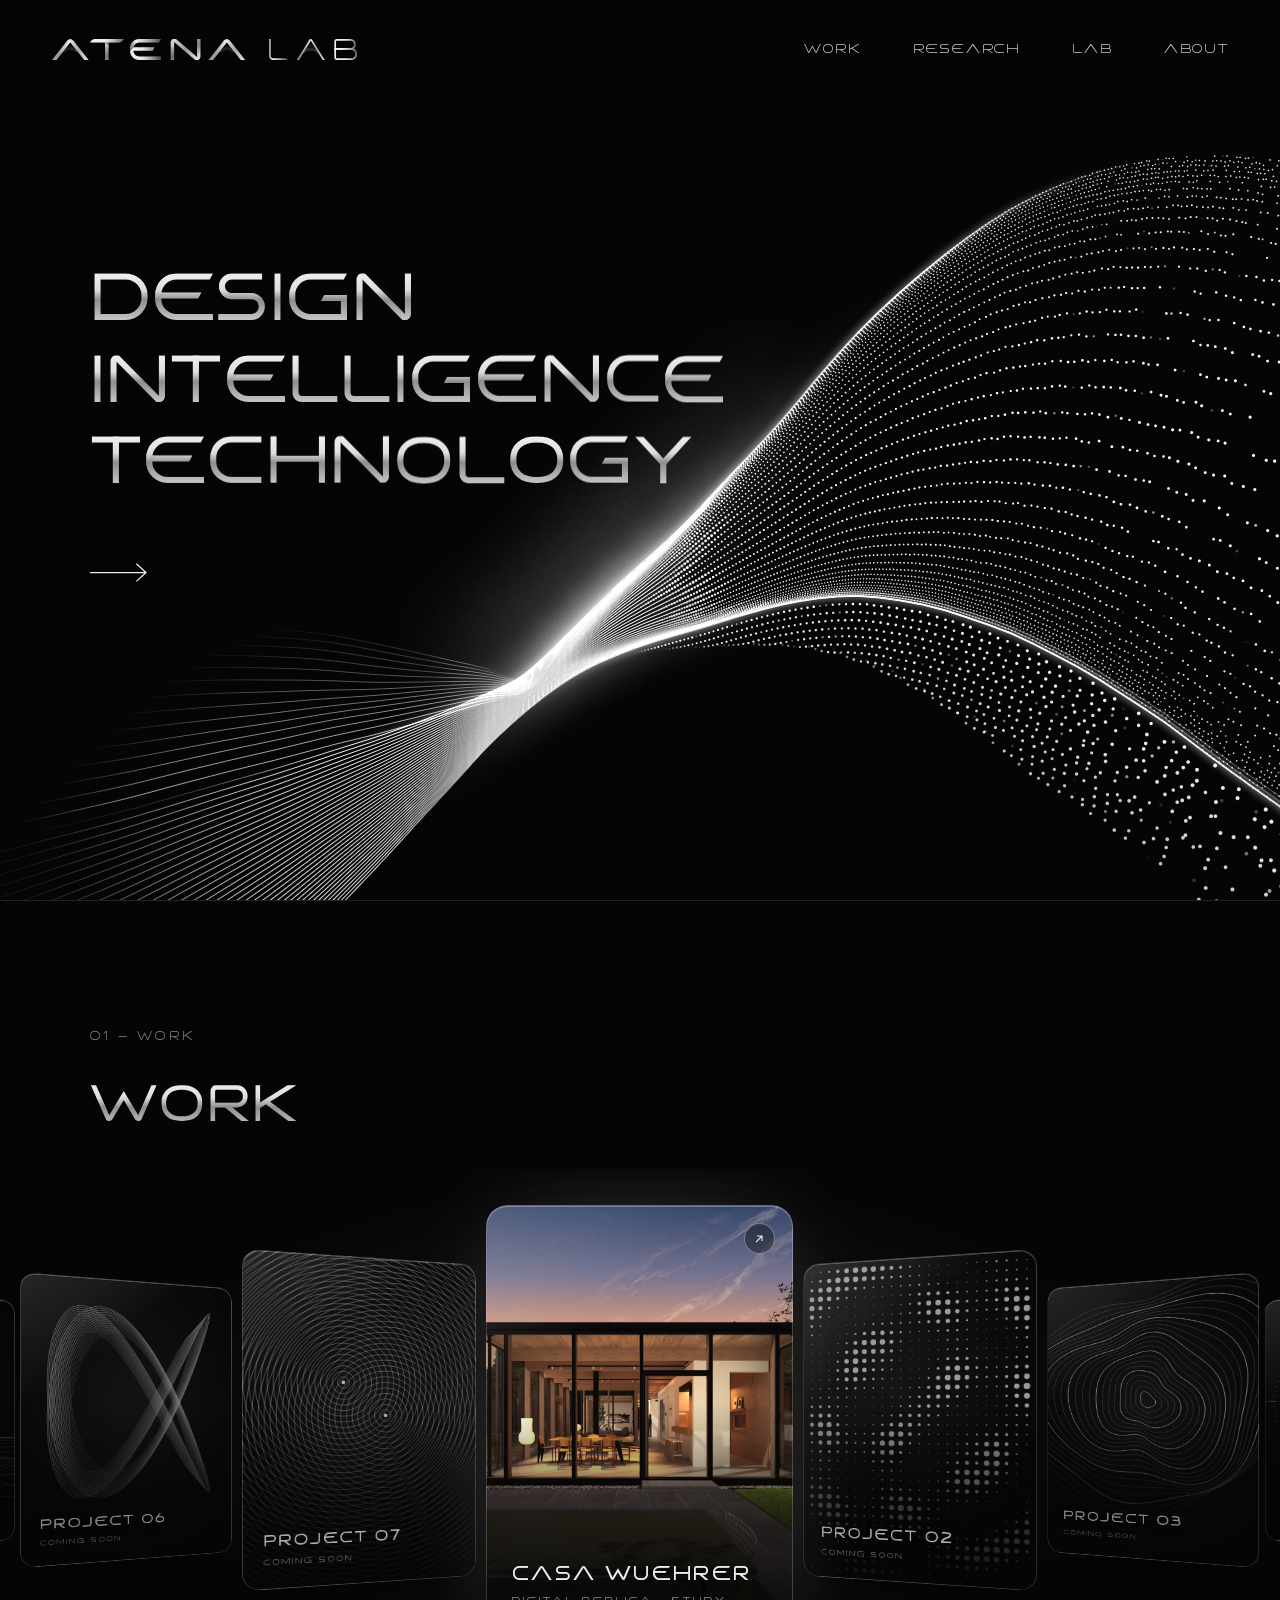
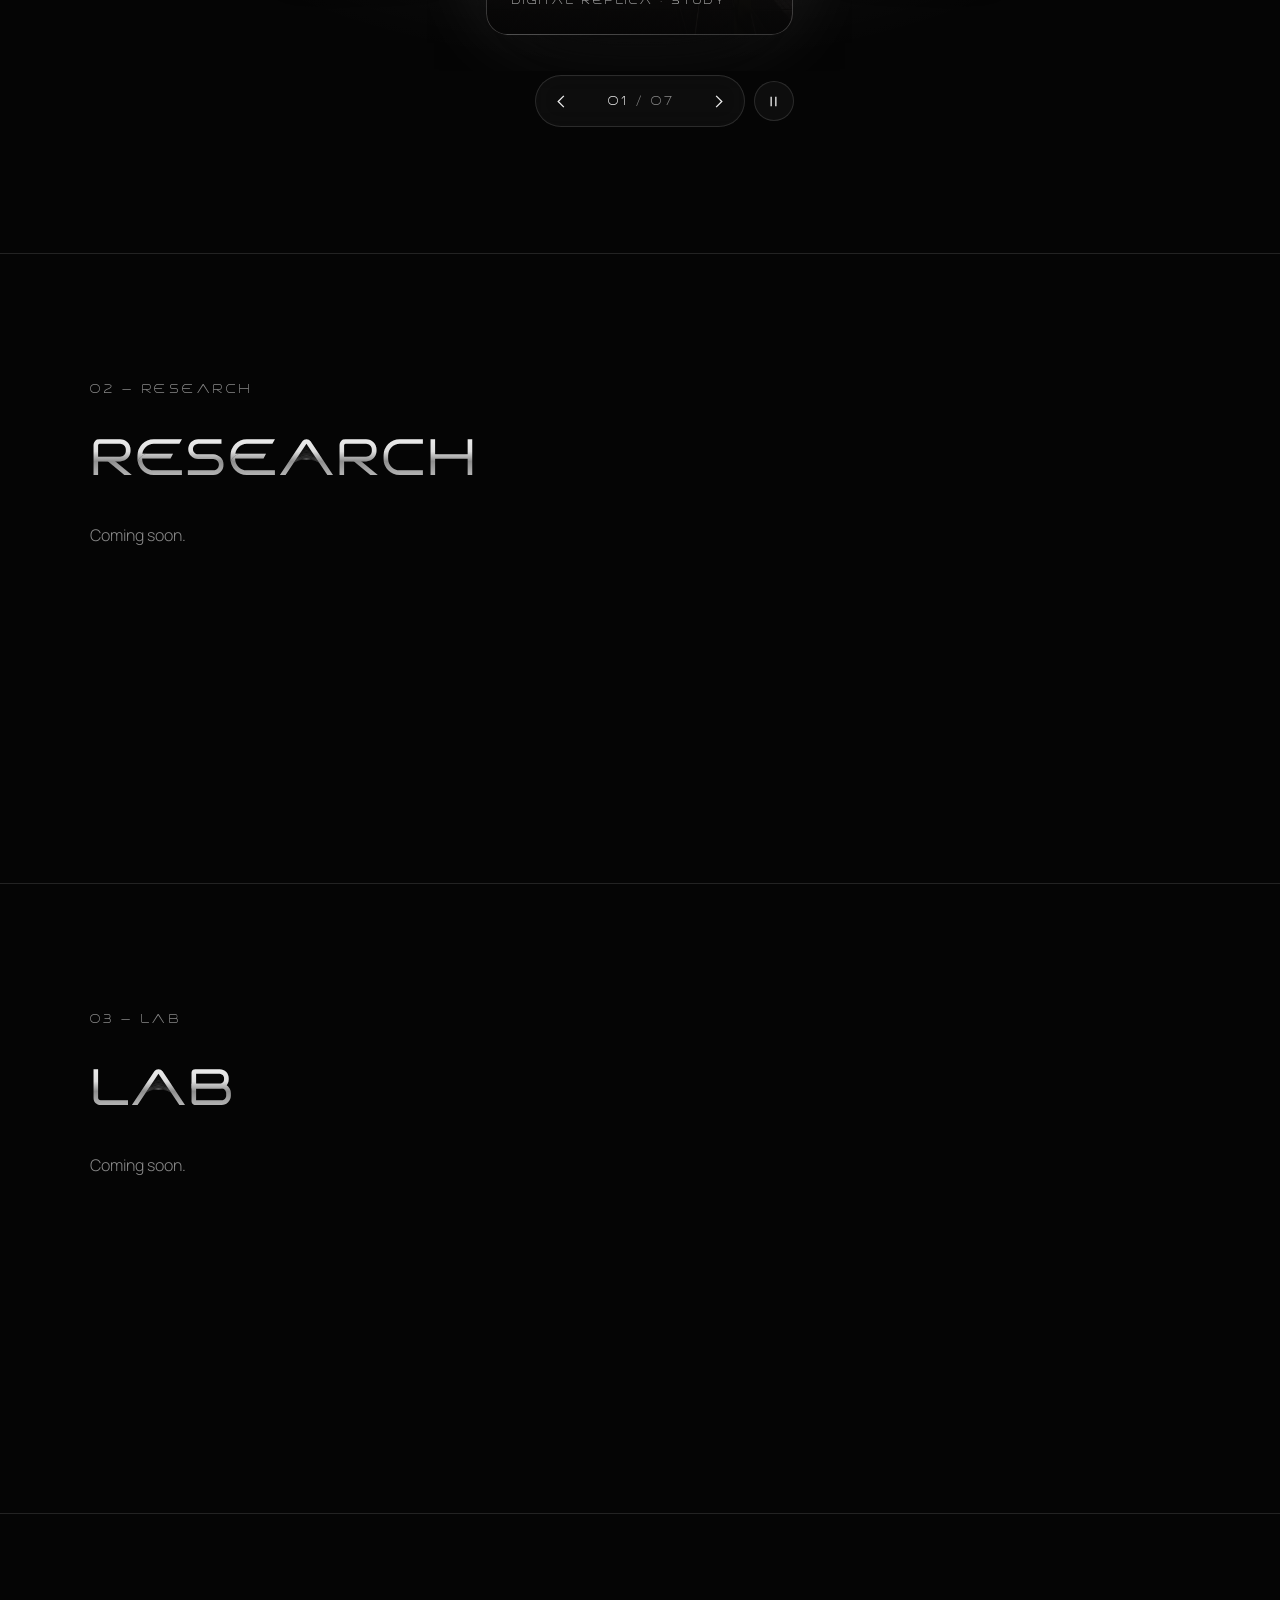
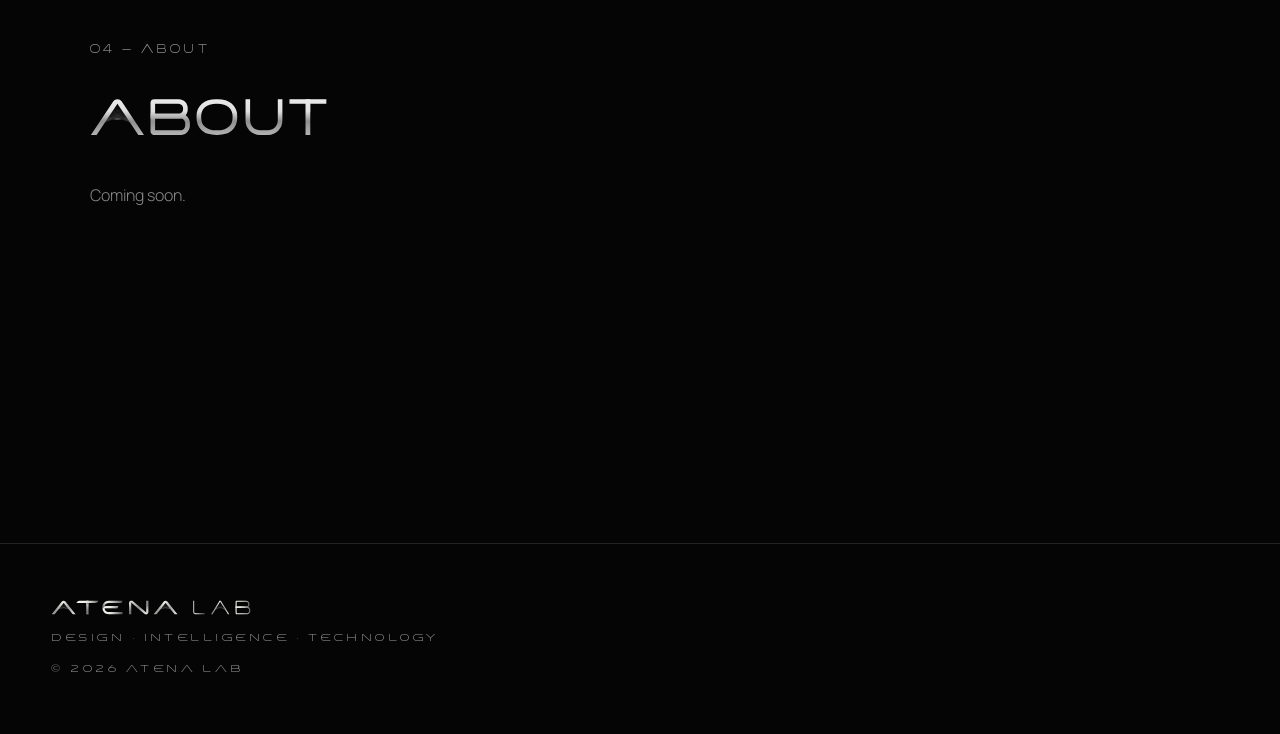
<file: index.html>
<!doctype html>
<html lang="en">
<head>
  <meta charset="utf-8">
  <meta name="viewport" content="width=device-width, initial-scale=1">
  <title>Atena Lab — Design · Intelligence · Technology</title>
  <meta name="description" content="Atena Lab: design, intelligence and technology.">
  <meta name="theme-color" content="#050505">
  <meta property="og:title" content="Atena Lab">
  <meta property="og:description" content="Design · Intelligence · Technology">
  <meta property="og:type" content="website">
  <meta property="og:url" content="https://atenalab.ai/">
  <meta property="og:site_name" content="Atena Lab">
  <meta property="og:image" content="https://atenalab.ai/assets/marca/compartir-atena-lab.jpg">
  <meta property="og:image:type" content="image/jpeg">
  <meta property="og:image:width" content="1200">
  <meta property="og:image:height" content="630">
  <meta property="og:image:alt" content="Atena Lab — Design · Intelligence · Technology">
  <meta name="twitter:card" content="summary_large_image">
  <link rel="canonical" href="https://atenalab.ai/">
  <link rel="icon" href="assets/favicon.svg" type="image/svg+xml">
  <link rel="preconnect" href="https://fonts.googleapis.com">
  <link rel="preconnect" href="https://fonts.gstatic.com" crossorigin>
  <link href="https://fonts.googleapis.com/css2?family=Manrope:wght@300;400&display=swap" rel="stylesheet">
  <link rel="preload" href="assets/fuentes/AtenaSans-Regular.woff2" as="font" type="font/woff2" crossorigin>
  <link rel="preload" href="assets/fuentes/AtenaSansMetal-Regular.woff2" as="font" type="font/woff2" crossorigin>
  <link rel="stylesheet" href="css/style.css">
  <link rel="stylesheet" href="css/proyectos.css">
  <link rel="stylesheet" href="css/titular.css">
</head>
<body>
  <header class="top">
    <a class="brand" href="#inicio" aria-label="Atena Lab — inicio">
      <img class="wordmark" src="assets/marca/logo-atena-lab.svg" alt="Atena Lab" width="3009" height="220">
    </a>
    <button class="menu-toggle" aria-expanded="false" aria-controls="menu" aria-label="Menu">
      <span></span><span></span>
    </button>
    <nav id="menu" class="menu">
      <a href="#work">Work</a>
      <a href="#research">Research</a>
      <a href="#lab">Lab</a>
      <a href="#about">About</a>
    </nav>
  </header>

  <main>
    <section id="inicio" class="hero">
      <canvas id="onda" aria-hidden="true"></canvas>
      <div class="hero-text">
        <h1>
          <span>Design</span>
          <span>Intelligence</span>
          <span>Technology</span>
        </h1>
        <a class="arrow" href="#work" aria-label="Go to work">
          <svg viewBox="0 0 72 24" aria-hidden="true"><path d="M0,12 H70 M58,1 L70,12 L58,23" fill="none" stroke="currentColor" stroke-width="1.6"/></svg>
        </a>
      </div>
    </section>

    <section id="work" class="block">
      <p class="label">01 — Work</p>
      <h2 class="metal">Work</h2>
      <!-- Barra de proyectos curva. Las tarjetas se arman desde js/proyectos-datos.js -->
      <div class="pb" id="proyectos" role="region" aria-roledescription="carousel" aria-label="Projects">
        <div class="pb-stage">
          <!-- Copia de respaldo para navegadores sin JavaScript (se ve como una fila que se desplaza).
               Con JavaScript, js/proyectos.js la reemplaza por la lista de js/proyectos-datos.js.
               Si cambian los proyectos, actualizar tambien estas lineas. -->
          <ul class="pb-track" role="list">
            <li class="pb-item"><a class="pb-card" href="https://casa-wuehrer.pages.dev/" target="_blank" rel="noopener" aria-label="Casa Wuehrer, Digital replica · Study — open project site, opens in a new tab"><img src="assets/proyectos/casa-wuehrer.webp" alt="" width="1000" height="1400" loading="lazy"><span class="pb-cap"><span class="pb-titulo">Casa Wuehrer</span><span class="pb-dato">Digital replica · Study</span></span><span class="pb-ir" aria-hidden="true"><svg viewBox="0 0 16 16"><path d="M4,12 L12,4 M5.5,4 H12 V10.5"/></svg></span></a></li>
            <li class="pb-item"><div class="pb-card"><img src="assets/proyectos/muestra-02.svg" alt="" width="1000" height="1400" loading="lazy"><span class="pb-cap"><span class="pb-titulo">Project 02</span><span class="pb-dato">Coming soon</span></span></div></li>
            <li class="pb-item"><div class="pb-card"><img src="assets/proyectos/muestra-03.svg" alt="" width="1000" height="1400" loading="lazy"><span class="pb-cap"><span class="pb-titulo">Project 03</span><span class="pb-dato">Coming soon</span></span></div></li>
            <li class="pb-item"><div class="pb-card"><img src="assets/proyectos/muestra-04.svg" alt="" width="1000" height="1400" loading="lazy"><span class="pb-cap"><span class="pb-titulo">Project 04</span><span class="pb-dato">Coming soon</span></span></div></li>
            <li class="pb-item"><div class="pb-card"><img src="assets/proyectos/muestra-05.svg" alt="" width="1000" height="1400" loading="lazy"><span class="pb-cap"><span class="pb-titulo">Project 05</span><span class="pb-dato">Coming soon</span></span></div></li>
            <li class="pb-item"><div class="pb-card"><img src="assets/proyectos/muestra-06.svg" alt="" width="1000" height="1400" loading="lazy"><span class="pb-cap"><span class="pb-titulo">Project 06</span><span class="pb-dato">Coming soon</span></span></div></li>
            <li class="pb-item"><div class="pb-card"><img src="assets/proyectos/muestra-07.svg" alt="" width="1000" height="1400" loading="lazy"><span class="pb-cap"><span class="pb-titulo">Project 07</span><span class="pb-dato">Coming soon</span></span></div></li>
          </ul>
        </div>
        <div class="pb-controles">
          <button type="button" class="pb-btn pb-prev" aria-label="Previous project">
            <svg viewBox="0 0 16 16" aria-hidden="true"><path d="M10.5,2 L4.5,8 L10.5,14" fill="none" stroke="currentColor" stroke-width="1.4"/></svg>
          </button>
          <p class="pb-contador" aria-hidden="true"><span class="pb-actual">01</span> / <span class="pb-total">07</span></p>
          <button type="button" class="pb-btn pb-next" aria-label="Next project">
            <svg viewBox="0 0 16 16" aria-hidden="true"><path d="M5.5,2 L11.5,8 L5.5,14" fill="none" stroke="currentColor" stroke-width="1.4"/></svg>
          </button>
          <!-- Pausa / reanudar el avance automatico. Solo aparece cuando js/proyectos.js lo activa. -->
          <button type="button" class="pb-btn pb-pausa" aria-label="Pause auto-advance">
            <svg class="pb-ico-pausa" viewBox="0 0 16 16" aria-hidden="true"><path d="M5.5,3 V13 M10.5,3 V13" fill="none" stroke="currentColor" stroke-width="1.4"/></svg>
            <svg class="pb-ico-seguir" viewBox="0 0 16 16" aria-hidden="true"><path d="M5,2.5 L12,8 L5,13.5 Z" fill="none" stroke="currentColor" stroke-width="1.4" stroke-linejoin="round"/></svg>
          </button>
        </div>
        <p class="pb-voz" role="status" aria-live="polite"></p>
      </div>
    </section>

    <section id="research" class="block">
      <p class="label">02 — Research</p>
      <h2 class="metal">Research</h2>
      <p class="placeholder">Coming soon.</p>
    </section>

    <section id="lab" class="block">
      <p class="label">03 — Lab</p>
      <h2 class="metal">Lab</h2>
      <p class="placeholder">Coming soon.</p>
    </section>

    <section id="about" class="block">
      <p class="label">04 — About</p>
      <h2 class="metal">About</h2>
      <p class="placeholder">Coming soon.</p>
    </section>
  </main>

  <footer class="foot">
    <img class="wordmark small" src="assets/marca/logo-atena-lab.svg" alt="Atena Lab" width="3009" height="220" loading="lazy">
    <p class="tagline">Design · Intelligence · Technology</p>
    <p class="copy">© <span id="year"></span> Atena Lab</p>
  </footer>

  <script src="js/onda.js" defer></script>
  <script src="js/titular.js" defer></script>
  <script src="js/main.js" defer></script>
  <script src="js/proyectos-datos.js" defer></script>
  <script src="js/proyectos.js" defer></script>
</body>
</html>
</file>
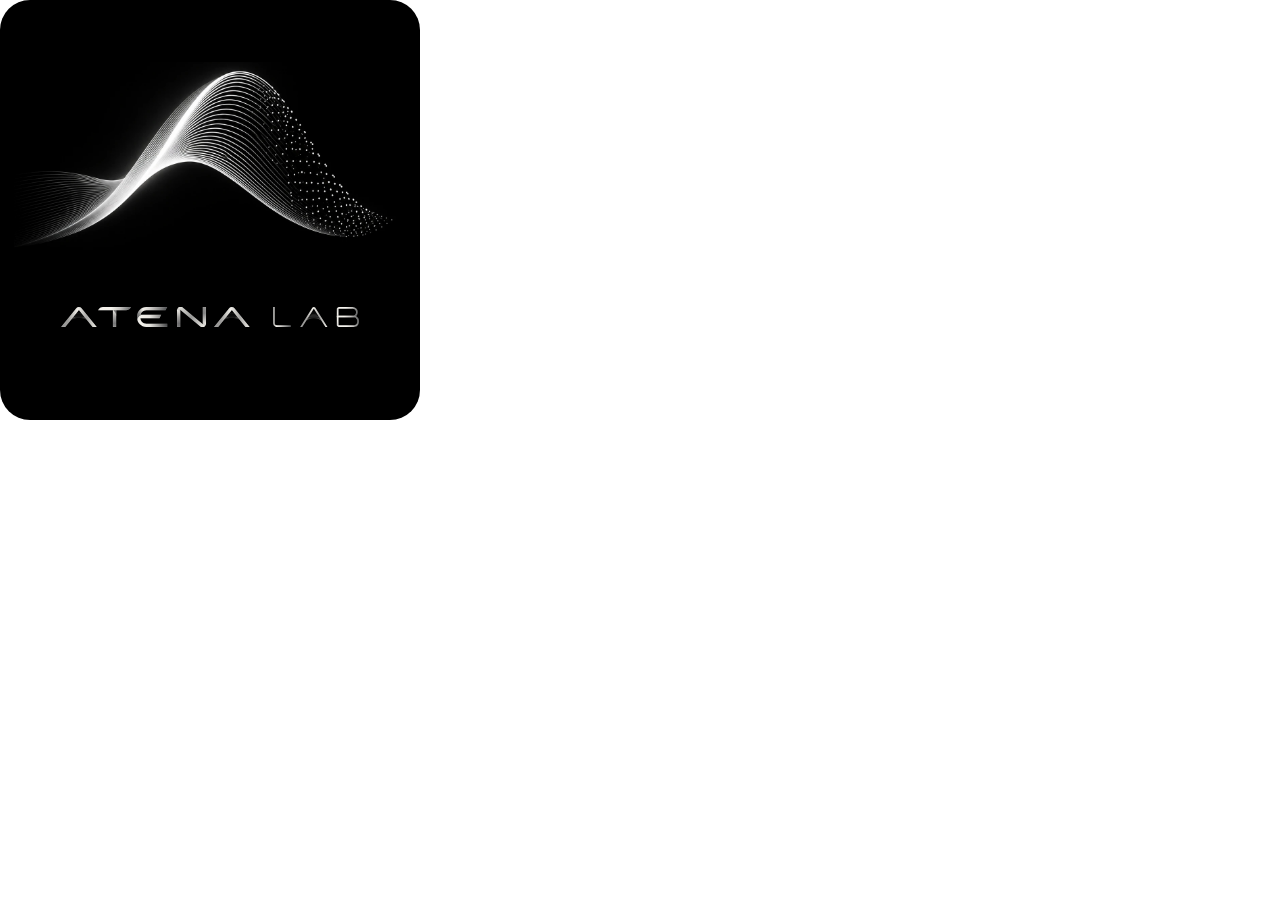
<file: firma/fuente/insignia.html>
<!doctype html>
<html lang="es">
<head>
<meta charset="utf-8">
<!-- Generador de la insignia de la firma de correo (firma/insignia-atena-lab.png).
     Se fotografía con Chrome sin cabeza a 420x420 px (3x de 140 px). -->
<style>
  html, body { margin: 0; padding: 0; background: transparent; }
  .insignia {
    width: 420px; height: 420px; box-sizing: border-box;
    background: #000; border-radius: 30px; overflow: hidden;
    position: relative;
  }
  .onda {
    position: absolute; left: 14px; top: 62px;
    width: 392px; height: auto; display: block;
  }
  .logo {
    position: absolute; left: 60px; top: 306px;
    width: 300px; height: auto; display: block;
  }
</style>
</head>
<body>
  <div class="insignia">
    <img class="onda" src="onda-recorte.png" alt="">
    <img class="logo" src="../../assets/marca/logo-atena-lab.svg" alt="">
  </div>
</body>
</html>
</file>
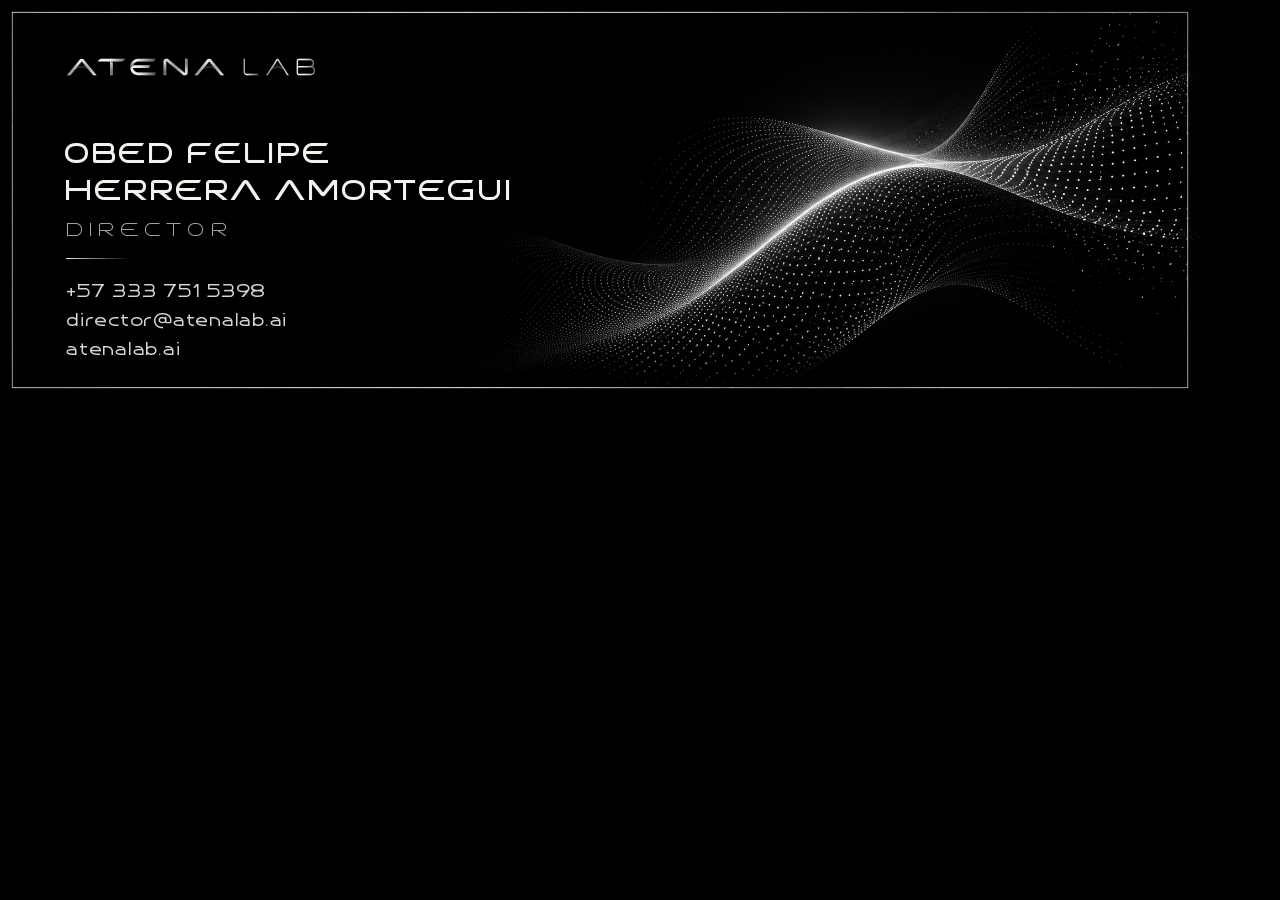
<file: firma/fuente/tarjeta.html>
<!doctype html>
<html lang="es">
<head>
<meta charset="utf-8">
<!-- Generador de la tarjeta de la firma de correo (firma/tarjeta-atena-lab.jpg).
     Fondo: fondo-tarjeta-v3.png (ChatGPT, 26-nov-2026, variante 3 elegida por Pipe).
     Encima: logotipo vectorial real y datos en Atena Sans.
     Se fotografía con Chrome sin cabeza a 1200x400 px (2x de 600x200). -->
<style>
  @font-face { font-family: "Atena Sans"; font-weight: 300; src: url("../../assets/fuentes/AtenaSans-Light.woff2") format("woff2"); }
  @font-face { font-family: "Atena Sans"; font-weight: 400; src: url("../../assets/fuentes/AtenaSans-Regular.woff2") format("woff2"); }
  @font-face { font-family: "Atena Sans"; font-weight: 500; src: url("../../assets/fuentes/AtenaSans-Medium.woff2") format("woff2"); }
  @font-face { font-family: "Atena Sans"; font-weight: 600; src: url("../../assets/fuentes/AtenaSans-SemiBold.woff2") format("woff2"); }
  html, body { margin: 0; padding: 0; background: #000; }
  .tarjeta {
    width: 1200px; height: 400px; position: relative; overflow: hidden;
    background: #000 url("fondo-tarjeta-v3.png") center / 1200px 400px no-repeat;
    font-family: "Atena Sans", Arial, sans-serif; color: #f2f0ea;
  }
  .logo { position: absolute; left: 66px; top: 58px; width: 250px; height: auto; display: block; }
  .nombre {
    position: absolute; left: 64px; top: 134px;
    font-weight: 600; font-size: 29px; line-height: 37px; letter-spacing: 0.07em;
    color: #f4f2ec;
  }
  .cargo {
    position: absolute; left: 66px; top: 218px;
    font-weight: 300; font-size: 19px; letter-spacing: 0.32em; color: #a9a8a5;
  }
  .filo {
    position: absolute; left: 66px; top: 258px; width: 64px; height: 1px;
    background: linear-gradient(90deg, #e9e7e1, rgba(233,231,225,0));
  }
  .datos {
    position: absolute; left: 66px; top: 276px;
    font-weight: 400; font-size: 19px; line-height: 29px; letter-spacing: 0.04em; color: #d6d4cf;
  }
</style>
</head>
<body>
  <div class="tarjeta">
    <img class="logo" src="../../assets/marca/logo-atena-lab.svg" alt="">
    <div class="nombre">OBED FELIPE<br>HERRERA AMORTEGUI</div>
    <div class="cargo">DIRECTOR</div>
    <div class="filo"></div>
    <div class="datos">+57 333 751 5398<br>director@atenalab.ai<br>atenalab.ai</div>
  </div>
</body>
</html>
</file>
<file: css/style.css>
/* Atena Lab — hoja de estilos principal */

/* Atena Sans: tipografía de marca (assets/fuentes/). La lisa pesa unos 8 KB por peso. */
@font-face { font-family: "Atena Sans"; font-weight: 100; font-display: swap; src: url("../assets/fuentes/AtenaSans-Thin.woff2") format("woff2"); }
@font-face { font-family: "Atena Sans"; font-weight: 300; font-display: swap; src: url("../assets/fuentes/AtenaSans-Light.woff2") format("woff2"); }
@font-face { font-family: "Atena Sans"; font-weight: 400; font-display: swap; src: url("../assets/fuentes/AtenaSans-Regular.woff2") format("woff2"); }
@font-face { font-family: "Atena Sans"; font-weight: 500; font-display: swap; src: url("../assets/fuentes/AtenaSans-Medium.woff2") format("woff2"); }
@font-face { font-family: "Atena Sans"; font-weight: 600; font-display: swap; src: url("../assets/fuentes/AtenaSans-SemiBold.woff2") format("woff2"); }
@font-face { font-family: "Atena Sans"; font-weight: 700; font-display: swap; src: url("../assets/fuentes/AtenaSans-Bold.woff2") format("woff2"); }
/* Atena Sans Metal: la misma letra con cuerpo metálico (fuente de color, unos 145 KB por peso). */
@font-face { font-family: "Atena Sans Metal"; font-weight: 400; font-display: swap; src: url("../assets/fuentes/AtenaSansMetal-Regular.woff2") format("woff2"); }
@font-face { font-family: "Atena Sans Metal"; font-weight: 600; font-display: swap; src: url("../assets/fuentes/AtenaSansMetal-SemiBold.woff2") format("woff2"); }

:root {
  --bg: #050505;
  --ink: #ededed;
  --muted: #8a8a8a;
  --line: rgba(255, 255, 255, .12);
  --display: "Atena Sans", "Eurostile", "Segoe UI", sans-serif;
  --display-metal: "Atena Sans Metal", "Atena Sans", "Eurostile", "Segoe UI", sans-serif;
  --body: "Manrope", "Segoe UI", system-ui, sans-serif;
  --gutter: clamp(16px, 4vw, 64px);
  --metal: linear-gradient(180deg, #ffffff 0%, #dedede 42%, #8e8e8e 54%, #f4f4f4 100%);
}

* { box-sizing: border-box; margin: 0; padding: 0; }
html { scroll-behavior: smooth; }
body {
  background: var(--bg);
  color: var(--ink);
  font-family: var(--body);
  font-weight: 300;
  line-height: 1.6;
  -webkit-font-smoothing: antialiased;
  overflow-x: hidden;
}
a { color: inherit; text-decoration: none; }

/* Texto metálico: lo pinta la propia fuente de color. El degradado de fondo queda de respaldo
   para los navegadores que no dibujan fuentes de color (ahí la letra se ve lisa con el degradado). */
.metal {
  font-family: var(--display-metal);
  background: var(--metal);
  -webkit-background-clip: text;
  background-clip: text;
  color: transparent;
}

/* ---------- Cabecera ---------- */
.top {
  position: fixed; inset: 0 0 auto 0; z-index: 10;
  display: flex; align-items: center; justify-content: space-between;
  padding: clamp(18px, 3vw, 40px) var(--gutter);
  background: linear-gradient(180deg, rgba(5,5,5,.85), rgba(5,5,5,0));
}
.wordmark { display: block; width: clamp(170px, 24vw, 330px); height: auto; aspect-ratio: 3009 / 220; }
.wordmark.small { width: 200px; }

.menu { display: flex; gap: clamp(24px, 4vw, 64px); }
.menu a {
  font-family: var(--display);
  font-size: clamp(.72rem, 1vw, .9rem);
  letter-spacing: .14em;
  text-transform: uppercase;
  opacity: .85;
  transition: opacity .3s;
}
.menu a:hover, .menu a:focus-visible { opacity: 1; }

.menu-toggle { display: none; }

/* ---------- Portada ---------- */
.hero {
  position: relative;
  min-height: 100vh; min-height: 100svh;
  display: flex; align-items: center;
  padding: 0 var(--gutter);
  overflow: hidden;
}
#onda { position: absolute; inset: 0; width: 100%; height: 100%; }
.hero-text { position: relative; z-index: 1; padding-left: clamp(0px, 3vw, 48px); margin-top: -6vh; }
.hero h1 {
  font-family: var(--display);
  font-weight: 400;
  font-size: clamp(1.9rem, 5.2vw, 5rem);
  line-height: 1.22;
  letter-spacing: .02em;
  text-transform: uppercase;
}
.hero h1 span {
  display: block;
  font-family: var(--display-metal);
  background: var(--metal);
  -webkit-background-clip: text;
  background-clip: text;
  color: transparent;
}
.arrow {
  display: inline-block; margin-top: clamp(32px, 7vh, 88px);
  width: clamp(48px, 4.5vw, 72px); color: var(--ink);
  transition: transform .4s ease;
}
.arrow:hover { transform: translateX(10px); }
.arrow svg { display: block; width: 100%; }

/* ---------- Secciones ---------- */
.block {
  min-height: 70vh;
  padding: clamp(96px, 14vh, 160px) var(--gutter);
  padding-left: calc(var(--gutter) + clamp(0px, 3vw, 48px));
  border-top: 1px solid var(--line);
}
.label {
  font-family: var(--display);
  font-size: .72rem; letter-spacing: .3em; text-transform: uppercase;
  color: var(--muted);
}
.block h2 {
  font-family: var(--display-metal); font-weight: 400;
  font-size: clamp(1.8rem, 4vw, 3.4rem);
  text-transform: uppercase; letter-spacing: .04em;
  margin: 18px 0 24px;
}
.placeholder { color: var(--muted); max-width: 48ch; }

/* ---------- Pie ---------- */
.foot {
  border-top: 1px solid var(--line);
  padding: 56px var(--gutter);
  display: grid; gap: 14px; justify-items: start;
}
.tagline, .copy {
  font-family: var(--display);
  font-size: .68rem; letter-spacing: .32em; text-transform: uppercase;
  color: var(--muted);
}

/* ---------- Celular ---------- */
@media (max-width: 760px) {
  .menu-toggle {
    display: grid; gap: 7px; place-content: center;
    width: 40px; height: 40px; background: none; border: 0; cursor: pointer;
  }
  .menu-toggle span { display: block; width: 26px; height: 1.5px; background: var(--ink); transition: transform .3s; }
  .menu-toggle[aria-expanded="true"] span:first-child { transform: translateY(4.25px) rotate(45deg); }
  .menu-toggle[aria-expanded="true"] span:last-child { transform: translateY(-4.25px) rotate(-45deg); }
  .menu {
    position: fixed; inset: 0; z-index: -1;
    flex-direction: column; align-items: center; justify-content: center; gap: 36px;
    background: rgba(5,5,5,.96);
    opacity: 0; pointer-events: none; transition: opacity .3s;
  }
  .menu.open { opacity: 1; pointer-events: auto; }
  .menu a { font-size: 1rem; }
  .hero { align-items: flex-start; }
  .hero-text { margin-top: 0; padding-top: 22svh; padding-left: 0; }
  .block { padding-left: var(--gutter); }
}

@media (prefers-reduced-motion: reduce) {
  html { scroll-behavior: auto; }
  .arrow, .menu, .menu-toggle span { transition: none; }
}
</file>
<file: css/proyectos.css>
/* Atena Lab — barra de proyectos curva (sección Work)
   Usa las variables de css/style.css. Los datos están en js/proyectos-datos.js
   y el movimiento en js/proyectos.js.

   Hay dos estados:
   1) Base: una fila de tarjetas que se desplaza de lado (lo que se ve sin JavaScript).
   2) .es-3d: el arco con perspectiva. Esa clase la pone js/proyectos.js cuando todo cargó bien. */

.pb {
  /* Tamaño de la tarjeta: manda el ancho; el alto sale de la proporción 5:7. */
  --pb-w: clamp(170px, min(24vw, 38vh), 440px);
  --pb-h: calc(var(--pb-w) * 1.4);
  --pb-radio: calc(var(--pb-w) * .07);
  --pb-aire: 36px;
  position: relative;
  /* A sangre: deshace el margen lateral de la sección para que el arco llegue a los bordes de la pantalla. */
  margin: 0 calc(-1 * var(--gutter)) 0 calc(-1 * (var(--gutter) + clamp(0px, 3vw, 48px)));
}

/* ---------- Estado base: fila que se desplaza ---------- */
.pb-stage { position: relative; }
.pb-track {
  list-style: none;
  display: flex; gap: 16px;
  padding: 24px var(--gutter);
  overflow-x: auto;
  scroll-snap-type: x mandatory;
  scrollbar-width: thin; scrollbar-color: rgba(255, 255, 255, .25) transparent;
}
.pb-item {
  flex: 0 0 var(--pb-w);
  width: var(--pb-w); height: var(--pb-h);
  scroll-snap-align: center;
}

/* ---------- Tarjeta ---------- */
.pb-card {
  position: relative; display: block; isolation: isolate;
  width: 100%; height: 100%;
  padding: 0; border: 0; border-radius: var(--pb-radio);
  overflow: hidden;
  background: #0b0b0b; color: var(--ink);
  font: inherit; text-align: left;
  box-shadow: 0 34px 60px -34px #000;
  transition: box-shadow .6s cubic-bezier(.22, 1, .36, 1);
  -webkit-tap-highlight-color: transparent;
}
.pb-card img {
  position: absolute; inset: 0;
  width: 100%; height: 100%;
  object-fit: cover;
  -webkit-user-drag: none; user-select: none;
}
/* Degradado inferior: hace legible el título sobre cualquier imagen. */
.pb-card::before {
  content: ""; position: absolute; inset: 0; z-index: 1;
  background: linear-gradient(180deg, rgba(5, 5, 5, 0) 46%, rgba(5, 5, 5, .62) 74%, rgba(5, 5, 5, .94) 100%);
}
/* Vidrio: borde fino claro y un brillo suave en la esquina. */
.pb-card::after {
  content: ""; position: absolute; inset: 0; z-index: 4;
  border-radius: inherit;
  border: 1px solid rgba(255, 255, 255, .2);
  background: linear-gradient(140deg, rgba(255, 255, 255, .13) 0%, rgba(255, 255, 255, 0) 30%);
  box-shadow: inset 0 1px 0 rgba(255, 255, 255, .28);
  pointer-events: none;
}
.pb-cap {
  position: absolute; left: 0; right: 0; bottom: 0; z-index: 2;
  display: grid; gap: .5em;
  padding: calc(var(--pb-w) * .085);
}
.pb-titulo {
  font-family: var(--display); font-weight: 500;
  font-size: clamp(.9rem, calc(var(--pb-w) * .064), 1.6rem);
  line-height: 1.2; letter-spacing: .12em; text-transform: uppercase;
  text-shadow: 0 1px 14px rgba(0, 0, 0, .7);
}
.pb-dato {
  font-family: var(--display);
  font-size: clamp(.56rem, calc(var(--pb-w) * .032), .74rem);
  letter-spacing: .3em; text-transform: uppercase;
  color: rgba(237, 237, 237, .74);
}
/* Velo: oscurece las tarjetas a medida que se alejan del centro (lo gradúa el JS con --pb-velo). */
.pb-velo {
  position: absolute; inset: 0; z-index: 3;
  background: var(--bg);
  opacity: var(--pb-velo, 0);
  pointer-events: none;
}
/* Texto solo para lectores de pantalla (anuncia el proyecto activo). */
.pb-voz {
  position: absolute; width: 1px; height: 1px; margin: -1px;
  overflow: hidden; clip-path: inset(50%); white-space: nowrap;
}
.pb-card:focus-visible { outline: 2px solid #fff; outline-offset: 5px; }

/* Insignia con flecha en la esquina, solo en las tarjetas que llevan a alguna parte (las que tienen «enlace»).
   Mismo lenguaje que los botones de la barra: círculo de línea fina. */
.pb-ir {
  position: absolute; z-index: 2;
  top: calc(var(--pb-w) * .06); right: calc(var(--pb-w) * .06);
  display: grid; place-items: center;
  width: clamp(26px, calc(var(--pb-w) * .1), 40px); aspect-ratio: 1;
  border: 1px solid rgba(255, 255, 255, .34); border-radius: 50%;
  background: rgba(5, 5, 5, .38);
  color: var(--ink);
  transition: background .4s, border-color .4s;
}
.pb-ir svg {
  display: block; width: 42%; height: 42%;
  fill: none; stroke: currentColor; stroke-width: 1.5;
  transition: transform .4s cubic-bezier(.22, 1, .36, 1);
}
.pb.es-3d .pb-item.es-activa .pb-card:hover .pb-ir,
.pb.es-3d .pb-item.es-activa .pb-card:focus-visible .pb-ir { background: rgba(255, 255, 255, .16); border-color: rgba(255, 255, 255, .6); }
.pb.es-3d .pb-item.es-activa .pb-card:hover .pb-ir svg,
.pb.es-3d .pb-item.es-activa .pb-card:focus-visible .pb-ir svg { transform: translate(1px, -1px); }

/* ---------- Portadas a color (fotos, renders) ----------
   La barra es en blanco y negro. Una portada a color se ve gris mientras está a un lado
   y recupera su color cuando llega al centro. Para UNA portada se decide con el dato «color»
   de js/proyectos-datos.js ("centro", "siempre" o "nunca"). Para TODAS a la vez, aquí:
     · siempre a color: borrar la regla 1.
     · siempre en gris: en la regla 1, quitar «:not(.es-activa)». */
.pb.es-3d .pb-color-centro:not(.es-activa) .pb-card img { filter: grayscale(1); }   /* regla 1 */
.pb-color-nunca .pb-card img { filter: grayscale(1); }
.pb-color-centro .pb-card img { transition: filter .8s cubic-bezier(.22, 1, .36, 1); }

/* ---------- Estado 3D: el arco ---------- */
.pb.es-3d .pb-stage {
  height: calc(var(--pb-h) + 2 * var(--pb-aire));
  overflow: hidden;
  touch-action: pan-y;          /* el dedo en vertical sigue moviendo la página */
  user-select: none; -webkit-user-select: none;
  cursor: grab;
}
.pb.es-3d .pb-card { cursor: pointer; }
.pb.es-3d.arrastrando .pb-stage { cursor: grabbing; }
.pb.es-3d.arrastrando .pb-card { cursor: grabbing; }
/* Resplandor tenue detrás de la tarjeta central. */
.pb.es-3d .pb-stage::before {
  content: ""; position: absolute; left: 50%; top: 50%;
  width: calc(var(--pb-w) * 3.4); height: calc(var(--pb-h) * 1.15);
  transform: translate(-50%, -50%);
  background: radial-gradient(closest-side, rgba(255, 255, 255, .075), rgba(255, 255, 255, 0));
  pointer-events: none;
}
.pb.es-3d .pb-track {
  position: absolute; inset: 0;
  display: block; padding: 0;
  overflow: visible; scroll-snap-type: none;
  perspective-origin: 50% 50%;   /* la distancia de perspectiva la pone el JS según el ancho de la tarjeta */
}
.pb.es-3d .pb-item {
  position: absolute; left: 50%; top: 50%;
  margin: calc(var(--pb-h) / -2) 0 0 calc(var(--pb-w) / -2);
  will-change: transform, opacity;
  backface-visibility: hidden;
}
.pb.es-3d .pb-item.es-activa .pb-card {
  box-shadow: 0 44px 80px -36px #000, 0 0 110px -28px rgba(255, 255, 255, .26);
}
.pb.es-3d .pb-item:not(.es-activa) .pb-card:hover .pb-velo { opacity: calc(var(--pb-velo, 0) * .55); }

/* ---------- Controles: anterior · contador · siguiente ---------- */
.pb-controles { display: none; }
.pb.es-3d .pb-controles {
  display: flex; align-items: center; justify-content: center; gap: 10px;
  width: max-content; margin: 4px auto 0; padding: 5px;
  border: 1px solid var(--line); border-radius: 999px;
  background: rgba(255, 255, 255, .035);
  -webkit-backdrop-filter: blur(12px); backdrop-filter: blur(12px);
}
.pb-btn {
  display: grid; place-items: center;
  width: 40px; height: 40px;
  border: 1px solid transparent; border-radius: 50%;
  background: transparent; color: var(--ink);
  cursor: pointer;
  transition: background .3s, border-color .3s;
}
.pb-btn:hover { background: rgba(255, 255, 255, .08); border-color: var(--line); }
.pb-btn:focus-visible { outline: 2px solid #fff; outline-offset: 2px; }
.pb-btn svg { display: block; width: 15px; height: 15px; }
.pb-contador {
  min-width: 8.5em; text-align: center;
  font-family: var(--display); font-size: .72rem;
  letter-spacing: .3em; text-indent: .3em;
  font-variant-numeric: tabular-nums;
  color: var(--muted);
}
.pb-contador .pb-actual { color: var(--ink); }

/* Pausa / reanudar el avance automático: un círculo aparte, a la derecha de la pastilla,
   para que el contador siga centrado bajo la tarjeta. Solo se ve cuando hay avance automático. */
.pb-pausa { display: none; }
.pb.es-3d .pb-controles { position: relative; }
.pb.es-3d.con-avance .pb-pausa {
  display: grid;
  position: absolute; left: calc(100% + 10px); top: 50%;
  transform: translateY(-50%);
  border-color: var(--line);
  background: rgba(255, 255, 255, .035);
  -webkit-backdrop-filter: blur(12px); backdrop-filter: blur(12px);
}
.pb.es-3d.con-avance .pb-pausa:hover { background: rgba(255, 255, 255, .08); }
.pb-pausa .pb-ico-seguir { display: none; }
.pb.en-pausa .pb-pausa .pb-ico-pausa { display: none; }
.pb.en-pausa .pb-pausa .pb-ico-seguir { display: block; }

/* ---------- Celular ---------- */
@media (max-width: 760px) {
  .pb {
    --pb-w: clamp(150px, min(72vw, 58vh), 340px);
    --pb-aire: 28px;
    margin-left: calc(-1 * var(--gutter));
  }
  .pb-btn { width: 44px; height: 44px; }
}
@media (max-width: 360px) {   /* pantallas muy angostas: el botón de pausa se arrima para no salirse */
  .pb.es-3d.con-avance .pb-pausa { left: calc(100% + 4px); width: 40px; height: 40px; }
}

@media (prefers-reduced-motion: reduce) {
  .pb-card, .pb-card img, .pb-ir, .pb-ir svg, .pb-btn { transition: none; }
}
</file>
<file: css/titular.css>
/* Atena Lab — el titular se mueve con el patrón.
   js/titular.js parte cada línea del titular en letras (.tl-letra) y las mueve solo con
   transform y opacity. Sin JavaScript nada de esto se aplica y el titular queda como siempre. */

/* Cada letra es una cajita en línea: así se puede desplazar e inclinar sin mover a las demás.
   El degradado de respaldo (para navegadores sin fuentes de color) ya le llega a cada letra por
   la regla general «.hero h1 span» de style.css; aquí solo se le quita el «display: block». */
.hero h1 .tl-letra {
  display: inline-block;
  transform-origin: 50% 60%;
}

/* La línea ya no pinta el degradado: lo pinta cada letra (si lo pintara la línea, recortado al
   texto, se quedaría quieto mientras las letras se mueven). */
.hero h1 .tl-linea { background: none; }

/* Solo mientras algo se mueve: que el navegador tenga las letras listas para animar.
   (Sin «transition»: se probó y encarece diez veces cada cuadro.) */
.hero h1.tl-activo .tl-letra { will-change: transform, opacity; }

/* Entrada al cargar. Con JavaScript activo el titular arranca oculto para que las letras entren
   sin un parpadeo previo; js/titular.js lo destapa enseguida poniendo «tl-listo» en el h1.
   Si ese archivo no llegara a cargar, el titular aparece solo a los 2,5 s. */
@media (scripting: enabled) and (prefers-reduced-motion: no-preference) {
  .hero h1:not(.tl-listo) > span { animation: tl-espera .5s 2.5s both; }
}
@keyframes tl-espera { from { opacity: 0; } to { opacity: 1; } }
</file>
